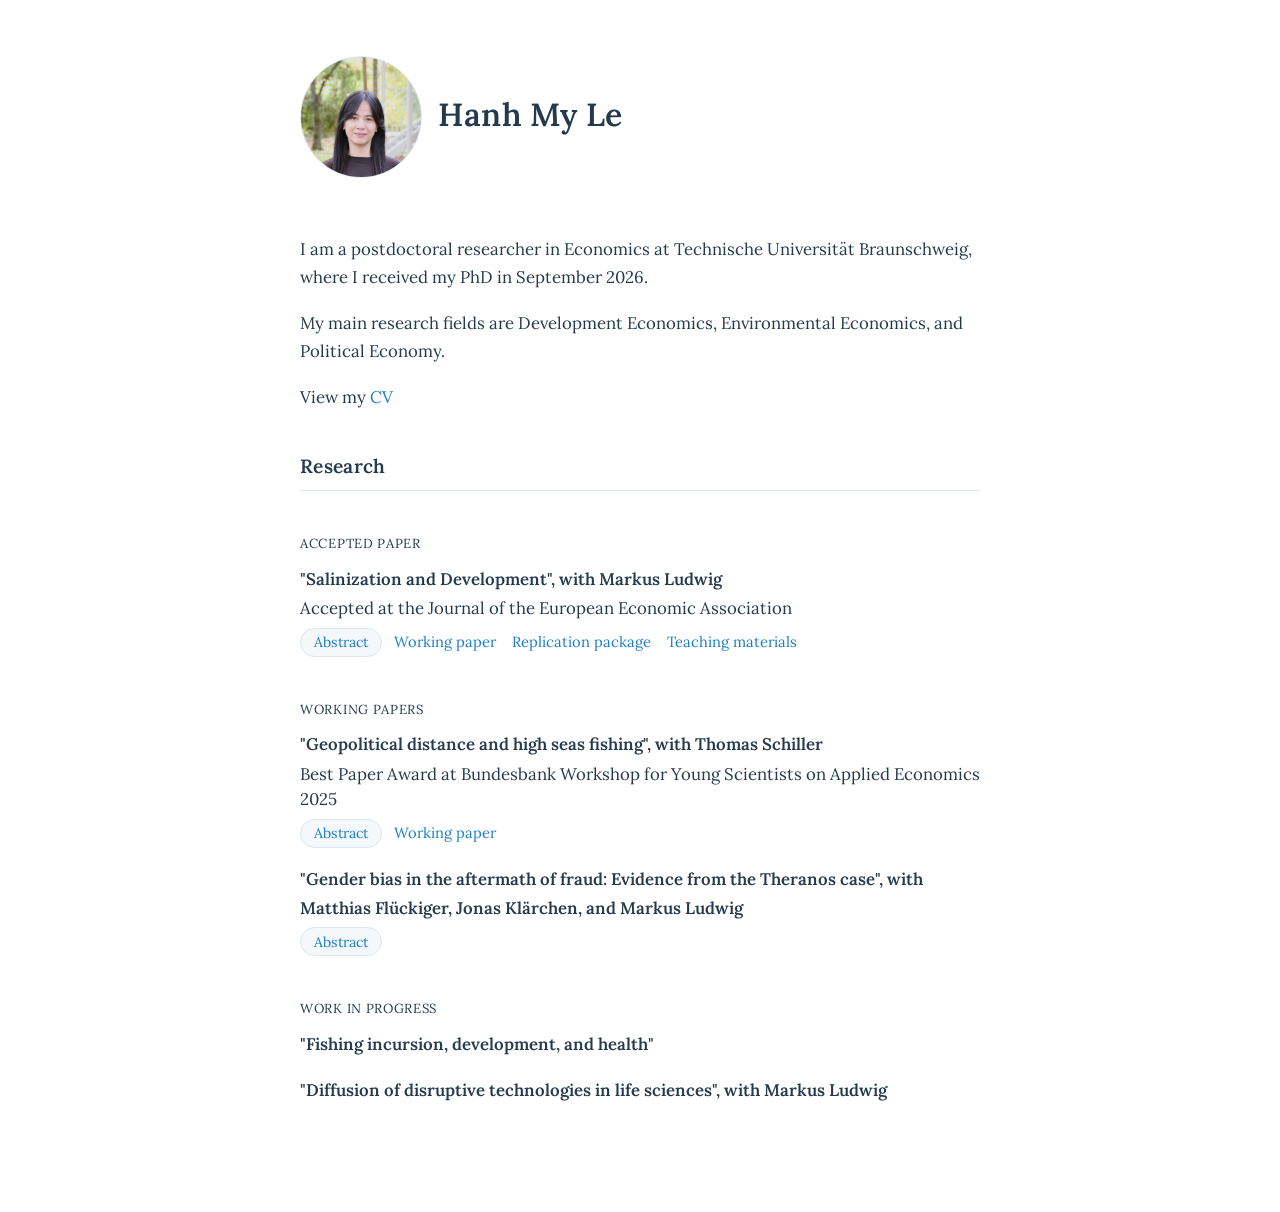
<file: index.html>
<!DOCTYPE html>
<html lang="en">
<head>
  <meta charset="UTF-8">
  <meta name="viewport" content="width=device-width, initial-scale=1.0">
  <title>Hanh My Le</title>

  <!-- SEO: author and description shown in search results -->
  <meta name="author" content="Hanh My Le">
  <meta name="description" content="Hanh My Le is a postdoctoral researcher at Technische Universität Braunschweig, working on Development Economics, Environmental Economics, and Political Economy.">
  <link rel="canonical" href="https://hanhmynle.github.io/">

  <!-- Social/link previews (Open Graph) -->
  <meta property="og:type" content="website">
  <meta property="og:title" content="Hanh My Le">
  <meta property="og:description" content="Postdoctoral researcher at Technische Universität Braunschweig — Development Economics, Environmental Economics, Political Economy.">
  <meta property="og:url" content="https://hanhmynle.github.io/">

  <!-- Social/link previews (Twitter/X) -->
  <meta name="twitter:card" content="summary">
  <meta name="twitter:title" content="Hanh My Le">
  <meta name="twitter:description" content="Postdoctoral researcher at Technische Universität Braunschweig — Development Economics, Environmental Economics, Political Economy.">

  <link rel="preconnect" href="https://fonts.googleapis.com">
  <link rel="preconnect" href="https://fonts.gstatic.com" crossorigin>
  <link href="https://fonts.googleapis.com/css2?family=Lora:ital,wght@0,400;0,600;1,400&display=swap" rel="stylesheet">
  <link rel="stylesheet" href="style.css">
</head>
<body>
  <header class="site-header">
    <div class="identity">
      <img src="ava.jpg" alt="Hanh My Le" class="profile-photo">
      <h1>Hanh My Le</h1>
    </div>
  </header>
  <main>
    <!-- 1. Intro — no heading -->
    <p>I am a postdoctoral researcher in Economics at Technische Universität Braunschweig, where I received my PhD in September 2026. </p>
    <p> My main research fields are Development Economics, Environmental Economics, and Political Economy.</p>
    <!-- 2. CV link — no heading -->
    <p>View my <a href="CVHanhMyLe.pdf" target="_blank" rel="noopener">CV</a></p>

    <!-- 3. Research — heading + three subsections -->
    <h2>Research</h2>

    <h3>Accepted Paper</h3>
    <ul class="paper-list">
      <li class="paper-entry">
        <div class="paper-title">"Salinization and Development", with Markus Ludwig</div>
        <div class="paper-meta">Accepted at the Journal of the European Economic Association</div>
        <div class="paper-actions">
          <button class="abstract-toggle" type="button" aria-expanded="false">Abstract</button>
          <div class="paper-links">
            <a href="papers/Salinization26.pdf" target="_blank" rel="noopener">Working paper</a>
            <a href="https://zenodo.org/records/21641072" target="_blank" rel="noopener">Replication package</a>
            <a href="https://eeassoc.org/node/32361" target="_blank" rel="noopener">Teaching materials</a>
          </div>
        </div>
        <div class="paper-abstract" hidden>
          <p>Climate change-intensified seawater intrusion creates a dual shock of transitory freshwater shortages and lasting
soil degradation. We study its impacts on agricultural production in the Vietnamese Mekong Delta, a major rice
exporter. Combining river salinity observations and detailed canal network data to map localized hydrological
shocks, we find that salinity reduces rice yields but generates disproportionately larger declines in output and
revenue. These losses are driven by a contraction in land under cultivation and limited substitution toward
salt-resistant crops, pointing to constrained short-run adaptation. Using household and firm data, we further
document reductions in own-farm employment alongside minimal transition to non-agricultural sectors, suggesting
frictions in labor adjustment. Beyond income effects predicted by Engel curves, households reallocate
expenditures toward healthcare and children’s schooling. The increase in schooling spending is driven by higher
participation and may reflect shifts in opportunity costs, though we cannot rule out forward-looking responses.</p>
        </div>
      </li>
    </ul>

    <h3>Working Papers</h3>
    <ul class="paper-list">
      <li class="paper-entry">
        <div class="paper-title">"Geopolitical distance and high seas fishing", with Thomas Schiller</div>
        <div class="paper-meta">Best Paper Award at Bundesbank Workshop for Young Scientists on Applied Economics 2025</div>
        <div class="paper-actions">
          <button class="abstract-toggle" type="button" aria-expanded="false">Abstract</button>
          <div class="paper-links">
            <a href="papers/HSFNov26.pdf" target="_blank" rel="noopener">Working paper</a>
          </div>
        </div>
        <div class="paper-abstract" hidden>
          <p>To what extent is resource use in transboundary commons driven not only by economic
incentives but also by geopolitical ones? We extend the Gordon-Schaefer fisheries model
to include political payoffs and show that these can sustain resource extraction even
under negative economic returns. We test the framework on the Chinese distant-water
fishing fleet, the world’s largest, by examining its activity on the high seas just outside
foreign exclusive economic zones. Holding economic incentives constant, the probability
of Chinese fleet presence or fishing rises with the UN General Assembly voting-based
political distance between China and the coastal host country. The pattern is consistent
with surveillance as the main motive: the effect is concentrated in small fleets of vessels
with untraceable ownership that, rather than prioritizing economic incentives, have a
tendency to cluster near submarine cables and NATO military installations.</p>
        </div>
      </li>

      <li class="paper-entry">
        <div class="paper-title">"Gender bias in the aftermath of fraud: Evidence from the Theranos case", with Matthias Flückiger, Jonas Klärchen, and Markus Ludwig</div>
        <div class="paper-actions">
          <button class="abstract-toggle" type="button" aria-expanded="false">Abstract</button>
        </div>
        <div class="paper-abstract" hidden>
          <p>The gender gap in start-up financing is an important source of inefficiency. We show that high profile, negative,
gender-salient news about female entrepreneurs can exacerbate this gap. Our study focuses on the fraud
committed by the biotech start-up Theranos and its female founder Elizabeth Holmes. We find that investment
in female-led start-ups drops by 18% after the fraud is uncovered in October 2015. Suggestive evidence points
to the reinforcement of negative stereotypes among investors as a potential mechanism. Using an online experiment,
we validate these findings. Finally, we show that share prices of companies led by female CEOs also
decline.</p>
        </div>
      </li>
    </ul>

    <h3>Work in Progress</h3>
    <ul class="paper-list">
      <li class="paper-entry">
        <div class="paper-title">"Fishing incursion, development, and health"</div>
      </li>

      <li class="paper-entry">
        <div class="paper-title">"Diffusion of disruptive technologies in life sciences", with Markus Ludwig</div>
      </li>
    </ul>
  </main>


  <script>
    document.querySelectorAll('.abstract-toggle').forEach((button) => {
      const paperEntry = button.closest('.paper-entry');
      const abstract = paperEntry.querySelector('.paper-abstract');

      button.addEventListener('click', () => {
        const isHidden = abstract.hasAttribute('hidden');
        abstract.toggleAttribute('hidden', !isHidden);
        button.setAttribute('aria-expanded', String(isHidden));
      });
    });

  </script>
</body>
</html>
</file>
<file: style.css>
/* ---- Site-wide styling: simple & elegant, light peaceful blue palette ---- */

:root {
  --text: #263a4d;       /* deep muted navy, body text */
  --muted: #7c8fa3;      /* soft blue-grey, secondary text */
  --accent: #1f7ec2;     /* bright, sharper blue, links */
  --accent-hover: #15618f;
  --bg: #ffffff;         /* pure white */
  --border: #dde6ee;     /* soft pale blue-grey */
  --panel: #f7fafc;     /* soft paper background for abstract blocks */
  --max-width: 680px;
}

* {
  box-sizing: border-box;
}

body {
  margin: 0;
  padding: 0 20px;
  background: var(--bg);
  color: var(--text);
  font-family: "Lora", Georgia, "Times New Roman", serif;
  font-size: 1.05rem;
  line-height: 1.7;
  -webkit-font-smoothing: antialiased;
}

main {
  max-width: var(--max-width);
  margin: 0 auto;
  padding: 40px 0 90px;
}

header.site-header {
  max-width: var(--max-width);
  margin: 0 auto;
  padding-top: 56px;
}

.identity {
  display: flex;
  align-items: center;
  gap: 16px;
}

.profile-photo {
  width: 122px;
  height: 122px;
  border-radius: 50%;
  object-fit: cover;
  border: 1px solid var(--border);
  flex-shrink: 0;
}

h1 {
  font-family: "Lora", Georgia, serif;
  font-weight: 600;
  font-size: 2rem;
  letter-spacing: 0.2px;
  margin: 0 0 4px;
  color: var(--text);
}
 
h2 {
  font-family: "Lora", Georgia, serif;
  font-weight: 600;
  font-size: 1.2rem;
  letter-spacing: 0.3px;
  margin-top: 2.4rem;
  margin-bottom: 0.8rem;
  border-bottom: 1px solid var(--border);
  padding-bottom: 8px;
  color: var(--text);
}
 
h3 {
  font-family: "Lora", Georgia, serif;
  font-size: 0.82rem;
  font-weight: 400;
  text-transform: uppercase;
  letter-spacing: 0.7px;
  color: var(--text);
  margin-top: 1.8rem;
  margin-bottom: 0.6rem;
}
 
/* Extra breathing room between a section heading (e.g. "Research")
   and the first subsection right under it (e.g. "Accepted Paper") */
h2 + h3 {
  margin-top: 2.6rem;
}
 
/* Extra breathing room between one subsection's paper list and the
   next subsection heading (e.g. before "Working Papers", "Work in Progress") */
ul + h3 {
  margin-top: 2.6rem;
}

.subtitle {
  color: var(--muted);
  margin: 0 0 20px;
  font-size: 1.05rem;
  font-style: italic;
}

nav.site-nav {
  margin: 18px 0 10px;
}

nav.site-nav a {
  margin-right: 18px;
  text-decoration: none;
  color: var(--accent);
  font-weight: 600;
}

nav.site-nav a:hover {
  color: var(--accent-hover);
  text-decoration: underline;
}

a {
  color: var(--accent);
  text-decoration: none;
  border-bottom: 1px solid transparent;
  transition: border-color 0.15s ease, color 0.15s ease;
}

a:hover {
  color: var(--accent-hover);
  border-bottom-color: var(--accent-hover);
}

ul {
  list-style: none;
  padding-left: 0;
}

li {
  margin-bottom: 0.6em;
}

.contact-links a {
  margin-right: 14px;
}

.project, .pub-entry {
  margin-bottom: 22px;
}

.project h3, .pub-entry h3 {
  font-family: "Lora", Georgia, serif;
  margin: 0 0 4px;
  font-size: 1.05rem;
  font-weight: 600;
}

.meta {
  color: var(--muted);
  font-size: 0.92rem;
  margin: 0 0 6px;
  font-style: italic;
}

.tag {
  display: inline-block;
  font-size: 0.78rem;
  color: var(--muted);
  border: 1px solid var(--border);
  border-radius: 12px;
  padding: 1px 9px;
  margin: 2px 6px 2px 0;
}

.paper-list {
  margin: 0;
}

.paper-entry {
  margin-bottom: 1.1rem;
}

.paper-title {
  font-weight: 600;
  margin-bottom: 0.2rem;
}

.paper-meta {
  color: var(--text);
  margin: 0 0 0.4rem;
  line-height: 1.5;
}

.paper-actions {
  display: flex;
  align-items: center;
  gap: 0.8rem;
  flex-wrap: wrap;
  margin-top: 0.3rem;
}

.paper-links {
  display: flex;
  align-items: center;
  gap: 1rem;
  font-size: 0.92rem;
  flex-wrap: wrap;
}

.abstract-toggle {
  appearance: none;
  background: #f4f8fb;
  color: var(--accent);
  border: 1px solid var(--border);
  border-radius: 999px;
  padding: 0.28rem 0.8rem;
  font-family: inherit;
  font-size: 0.88rem;
  cursor: pointer;
  transition: background 0.15s ease, border-color 0.15s ease, color 0.15s ease;
}

.abstract-toggle:hover,
.abstract-toggle:focus-visible {
  background: #edf5fb;
  color: var(--accent-hover);
  border-color: var(--accent);
  outline: none;
}

.paper-abstract {
  margin-top: 0.6rem;
  color: var(--text);
  font-size: 0.92rem;
  line-height: 1.6;
}

.paper-abstract p {
  margin: 0;
}

footer {
  max-width: var(--max-width);
  margin: 0 auto;
  padding: 24px 0 40px;
  color: var(--muted);
  font-size: 0.85rem;
  border-top: 1px solid var(--border);
}
</file>
